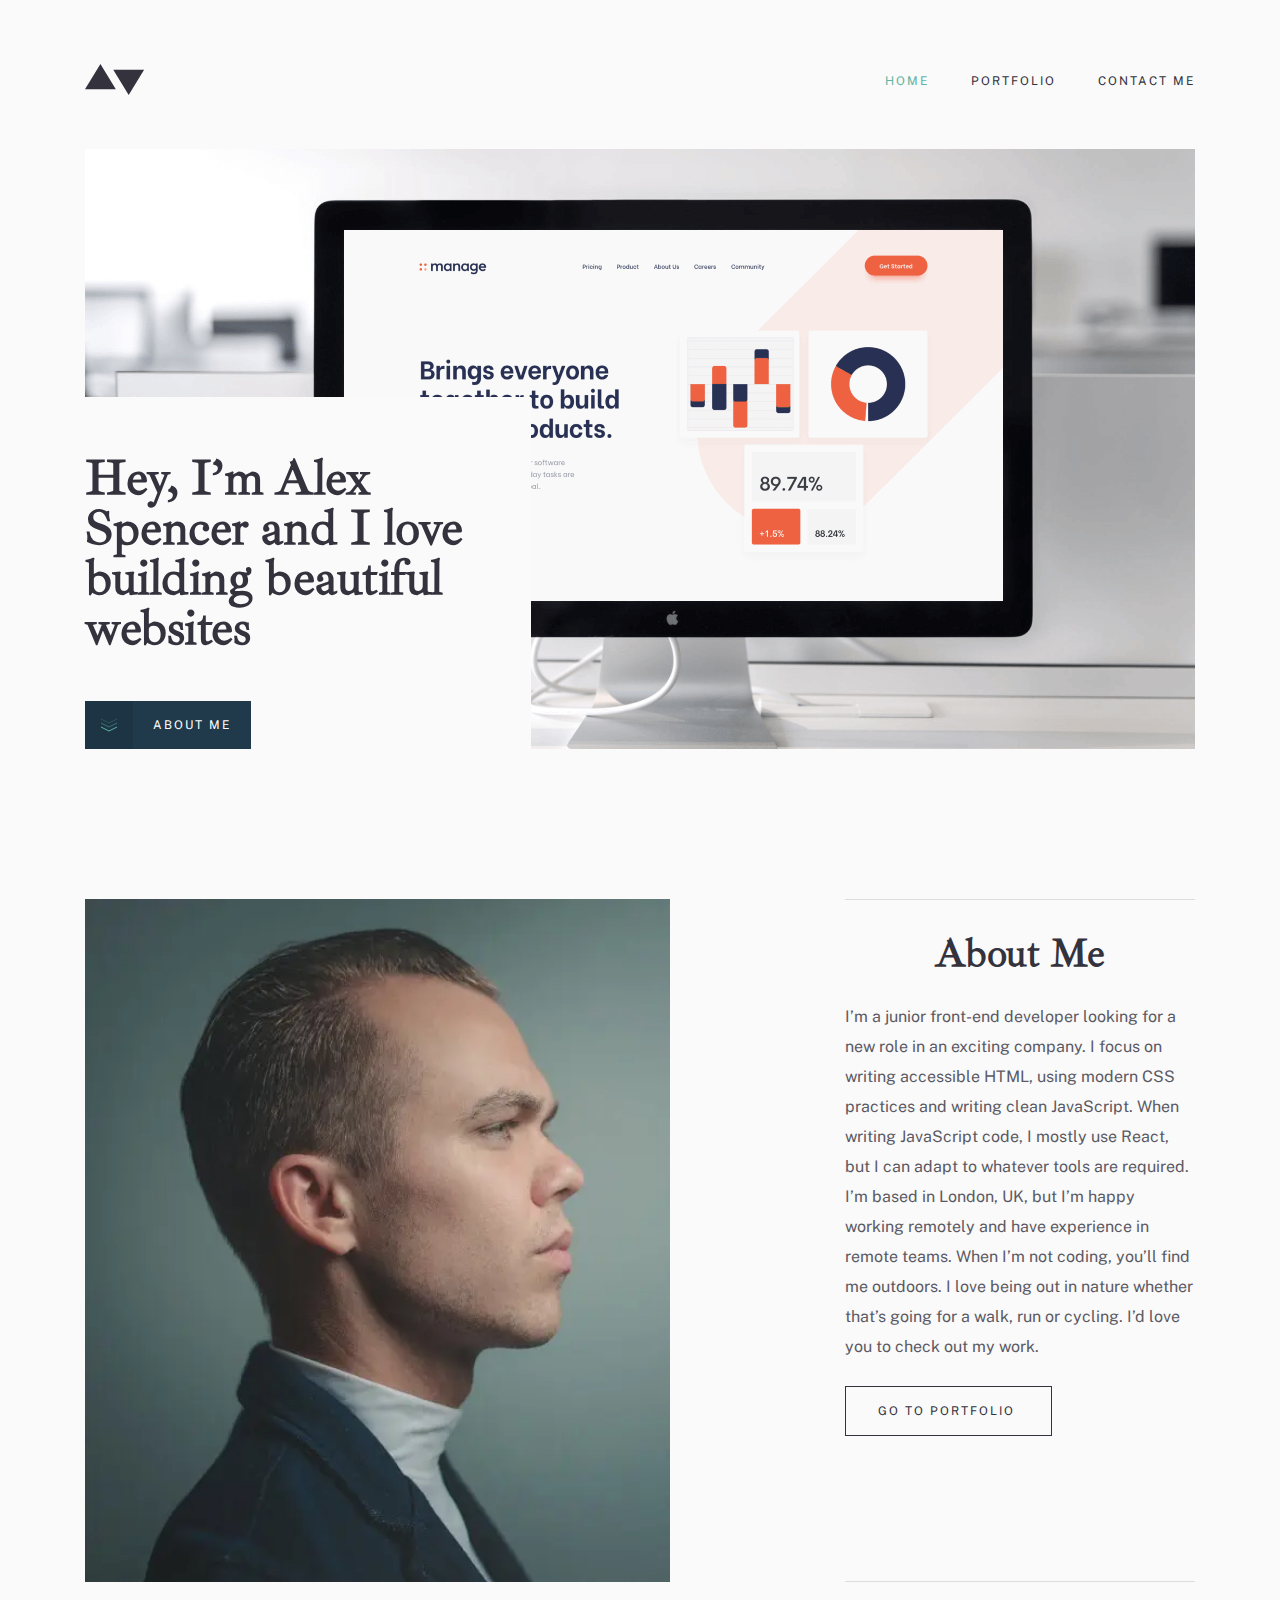
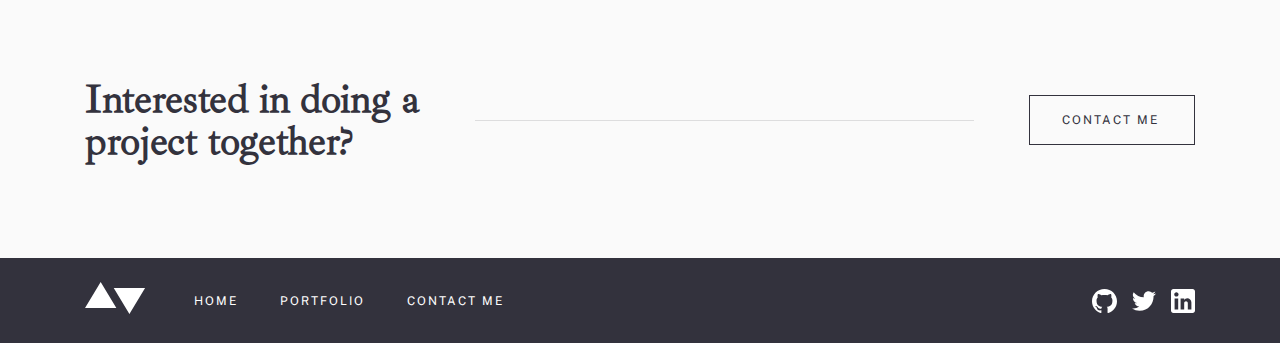
<file: index.html>
<!DOCTYPE html>
<html lang="en">

<head>
  <meta charset="UTF-8">
  <meta http-equiv="X-UA-Compatible" content="IE=edge">
  <meta name="viewport" content="width=device-width, initial-scale=1.0">
  <title>Exam</title>
  <link rel="stylesheet" href="./css/main.min.css">
</head>

<body>
  <!-- SITE HEADER PART BEGIN  -->
  <header class="site-header">
    <div class="container">
      <div class="site-header__inner">
        <a class="site-header__logo" href="./index.html">
          <img class="site-header__logo-img" src="./images/logo.svg" width="60" height="32" alt="minimalist's logo">
        </a>
        <button class="site-header__menu-btn" type="button">
        </button>
        <nav class="site-header__nav sitenav">
          <ul class="sitenav__list">
            <li class="sitenav__item">
              <a class="sitenav__link sitenav__link--active" href="./index.html">
                HOME
              </a>
            </li>
            <li class="sitenav__item">
              <a class="sitenav__link" href="./portfolio.html">
                PORTFOLIO
              </a>
            </li>
            <li class="sitenav__item">
              <a class="sitenav__link" href="./contact.html">
                CONTACT ME
              </a>
            </li>
          </ul>
        </nav>
      </div>
    </div>
  </header>
  <!-- SITE HEADER PART END  -->

  <!-- MAIN PART BEGIN  -->
  <main class="site-main">
    <!-- HERO SECTION BEGIN  -->
    <section class="hero">
      <div class="container">
        <div class="hero__box">
          <div class="hero__bg"></div>
          <div class="hero__topic-box">
            <h1 class="hero__topic">
              Hey, I’m Alex Spencer and I love building beautiful websites
            </h1>
            <a class="hero__link" href="#about">
              ABOUT ME
            </a>
          </div>
        </div>
      </div>
      </div>
    </section>
    <!-- HERO SECTION END  -->

    <!-- ABOUT ME SECTION BEGIN -->
    <section class="about">
      <div class="container">
        <div class="about__box">
          <div class="about__img">
            <picture class="about__img-box">
              <!-- Webp -->
              <source class="about__img" type="image/webp" media="( min-width: 1000px)" srcset="./images/about-desktop-webp.webp 1x,
              ./images/about-desktop-webp@2x.webp 2x" />

              <source class="about__img" type="image/webp" media="(min-width: 660px)" srcset="./images/about-tablet-webp.webp 1x,
              ./images/about-tablet-webp@2x.webp 2x" />

              <source class="about__img" type="image/webp" srcset="./images/about-mobile-webp.webp 1x,
              ./images/about-mobile-webp@2x.webp 2x" />

              <!-- JPG  -->
              <source class="about__img" srcset="./images/about-desktop.jpg 1x, ./images/about-desktop@2x.jpg 2x"
                media="(min-width: 1000px)" />

              <source class="about__img" srcset="./images/about-tablet.jpg 1x,
              ./images/about-tablet@2x.jpg 2x" media="(min-width: 660px)">

              <img class="about__img" src="./images/about-mobile.jpg" srcset="./images/about-mobile.jpg 1x,
              ./images/about-mobile@2x.jpg 2x" alt="men portrait" width="280" height="346" />
            </picture>
          </div>
          <div class="about__content" id="about">
            <h2 class="about__topic">
              About Me
            </h2>
            <p class="about__text">
              I’m a junior front-end developer looking for a new role in an exciting company. I focus on writing
              accessible HTML, using modern CSS practices and writing clean JavaScript. When writing JavaScript code, I
              mostly use React, but I can adapt to whatever tools are required. I’m based in London, UK, but I’m happy
              working remotely and have experience in remote teams. When I’m not coding, you’ll find me outdoors. I love
              being out in nature whether that’s going for a walk, run or cycling. I’d love you to check out my work.
            </p>
            <a class="about__link" href="./portfolio.html">
              GO TO PORTFOLIO
            </a>
          </div>
        </div>
      </div>
    </section>
    <!-- ABOUT ME SECTION END -->

    <!-- ARTICLE PART BEGIN -->
    <article class="interested">
      <div class="container">
        <div class="interested__content">
          <div class="interested__topic-box">
            <h2 class="interested__topic">
              Interested in doing a project together?
            </h2>
          </div>
          <span class="interested__line"></span>
          <a class="interested__link" href="./contact.html">
            CONTACT ME
          </a>
        </div>
      </div>
    </article>
    <!-- ARTICLE PART END -->

  </main>
  <!-- MAIN PART END  -->

  <!-- FOOTER PART BEGIN  -->
  <footer class="site-footer">
    <div class="container">
      <div class="site-footer__box">
        <div class="site-footer__inner">
          <a class="site-footer__logo" href="./index.html">
            <svg width="61" height="32" fill="#fff" xmlns="http://www.w3.org/2000/svg">
              <path fill-rule="evenodd" clip-rule="evenodd"
                d="M31.347 26.122 15.673 0 0 26.122h31.347ZM60.082 5.878 44.408 32 28.735 5.878h31.347Z" fill="#fff" />
            </svg>
          </a>
          <ul class="site-footer__list">
            <li class="site-footer__item">
              <a class="site-footer__link" href="./index.html">
                HOME
              </a>
            </li>
            <li class="site-footer__item">
              <a class="site-footer__link" href="./portfolio.html">
                PORTFOLIO
              </a>
            </li>
            <li class="site-footer__item">
              <a class="site-footer__link" href="./contact.html">
                CONTACT ME
              </a>
            </li>
          </ul>
        </div>
        <ul class="site-footer__social-list">
          <li class="site-footer__social-item">
            <a class="site-footer__social-link" href="https://github.com/" target="blank">
              <img src="./images/github.svg" width="25" height="24" alt="github link">
            </a>
          </li>
          <li class="site-footer__social-item">
            <a class="site-footer__social-link" href="https://twitter.com/" target="blank">
              <img src="./images/twitter.svg" width="24" height="19" alt="twitter link">
            </a>
          </li>
          <li class="site-footer__social-item">
            <a class="site-footer__social-link" href="https://ru.linkedin.com
            " target="blank">
              <img src="./images/linkedin.svg" width="24" height="24" alt="linkedin link">
            </a>
          </li>
        </ul>
      </div>
    </div>
  </footer>
  <!-- FOOTER PART END  -->
  <script src="./js/main.js"></script>
</body>

</html>
</file>
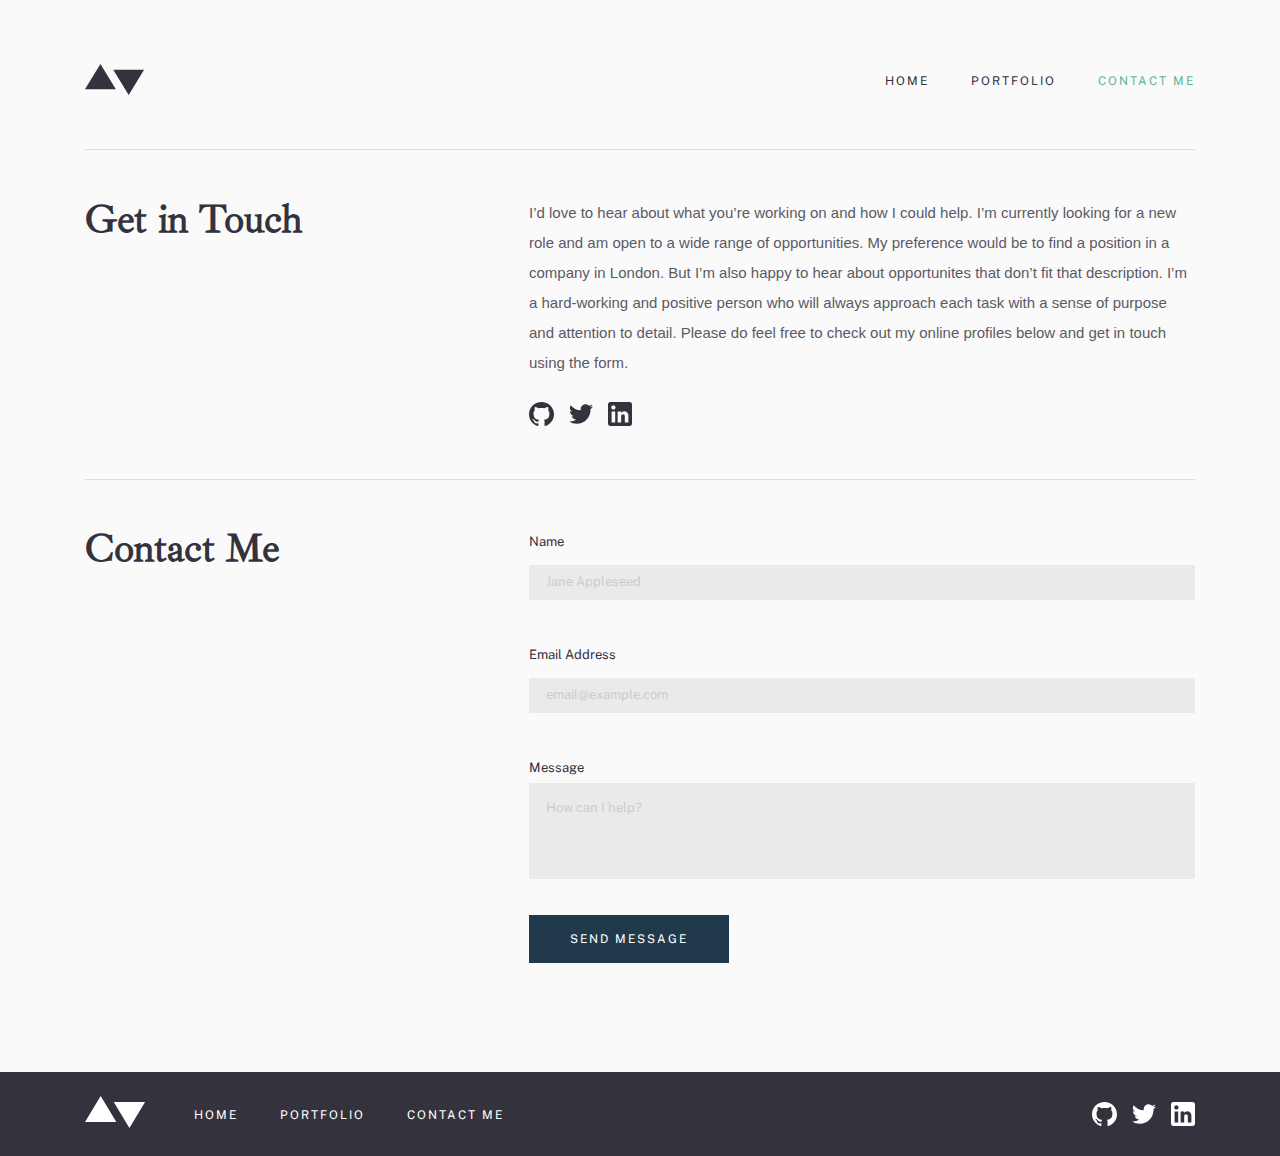
<file: contact.html>
<!DOCTYPE html>
<html lang="en">

<head>
  <meta charset="UTF-8">
  <meta http-equiv="X-UA-Compatible" content="IE=edge">
  <meta name="viewport" content="width=device-width, initial-scale=1.0">
  <title>Exam</title>
  <link rel="stylesheet" href="./css/main.min.css">
</head>

<body>
  <!-- SITE HEADER PART BEGIN  -->
  <header class="site-header">
    <div class="container">
      <div class="site-header__inner">
        <a class="site-header__logo" href="./index.html">
          <img class="site-header__logo-img" src="./images/logo.svg" width="60" height="32" alt="minimalist's logo">
        </a>
        <button class="site-header__menu-btn" type="button">
        </button>
        <nav class="site-header__nav sitenav">
          <ul class="sitenav__list">
            <li class="sitenav__item">
              <a class="sitenav__link" href="./index.html">
                HOME
              </a>
            </li>
            <li class="sitenav__item">
              <a class="sitenav__link" href="./portfolio.html">
                PORTFOLIO
              </a>
            </li>
            <li class="sitenav__item">
              <a class="sitenav__link sitenav__link--active" href="./contact.html">
                CONTACT ME
              </a>
            </li>
          </ul>
        </nav>
      </div>
    </div>
  </header>
  <!-- SITE HEADER PART END  -->

  <!-- MAIN PART BEGIN  -->
  <main class="site-main">
    <h2 class="visually-hidden">Contact info</h2>
    <!-- GET SECTION BEGIN  -->
    <section class="get">
      <div class="container">
        <div class="get__box">
          <h2 class="get__topic">
            Get in Touch
          </h2>
          <div class="get__content">
            <p class="get__text">
              I’d love to hear about what you’re working on and how I could help. I’m currently looking for a new role
              and am open to a wide range of opportunities. My preference would be to find a position in a company in
              London. But I’m also happy to hear about opportunites that don’t fit that description. I’m a hard-working
              and positive person who will always approach each task with a sense of purpose and attention to detail.
              Please do feel free to check out my online profiles below and get in touch using the form.
            </p>
            <ul class="get__list">
              <li class="get__item">
                <a class="get__link" href="#">
                  <svg width="25" height="24" fill="currentColor" xmlns="http://www.w3.org/2000/svg">
                    <path
                      d="M12.5 0C5.594 0 0 5.51 0 12.305c0 5.437 3.581 10.048 8.547 11.674.625.116.854-.265.854-.592 0-.292-.01-1.066-.016-2.092-3.477.742-4.21-1.65-4.21-1.65-.569-1.42-1.39-1.8-1.39-1.8-1.133-.764.087-.748.087-.748 1.255.086 1.914 1.268 1.914 1.268 1.115 1.881 2.927 1.338 3.641 1.024.113-.797.434-1.338.792-1.646-2.776-.308-5.694-1.366-5.694-6.08 0-1.343.484-2.44 1.286-3.302-.14-.31-.562-1.562.11-3.256 0 0 1.047-.33 3.437 1.261 1-.273 2.063-.409 3.125-.415 1.063.006 2.125.142 3.125.415 2.375-1.591 3.422-1.261 3.422-1.261.672 1.694.25 2.945.125 3.256.797.861 1.281 1.959 1.281 3.302 0 4.727-2.921 5.767-5.703 6.07.438.369.844 1.123.844 2.276 0 1.647-.015 2.97-.015 3.37 0 .322.218.707.859.584 5-1.615 8.579-6.23 8.579-11.659C25 5.51 19.403 0 12.5 0Z"
                      fill="currentColor" />
                  </svg>
                </a>
              </li>
              <li class="get__item">
                <a class="get__link" href="#">
                  <svg width="24" height="20" fill="currentColor" xmlns="http://www.w3.org/2000/svg">
                    <path
                      d="M24 2.557a9.83 9.83 0 0 1-2.828.775A4.932 4.932 0 0 0 23.337.608a9.864 9.864 0 0 1-3.127 1.195A4.916 4.916 0 0 0 16.616.248c-3.179 0-5.515 2.966-4.797 6.045A13.978 13.978 0 0 1 1.671 1.149a4.93 4.93 0 0 0 1.523 6.574 4.903 4.903 0 0 1-2.229-.616c-.054 2.281 1.581 4.415 3.949 4.89a4.935 4.935 0 0 1-2.224.084 4.928 4.928 0 0 0 4.6 3.419A9.9 9.9 0 0 1 0 17.54a13.94 13.94 0 0 0 7.548 2.212c9.142 0 14.307-7.721 13.995-14.646A10.025 10.025 0 0 0 24 2.557Z"
                      fill="currentColor" />
                  </svg>
                </a>
              </li>
              <li class="get__item">
                <a class="get__link" href="#">
                  <svg width="24" height="24" fill="currentColor" xmlns="http://www.w3.org/2000/svg">
                    <path fill-rule="evenodd" clip-rule="evenodd"
                      d="M2.4 0h19.2C22.92 0 24 1.08 24 2.4v19.2c0 1.32-1.08 2.4-2.4 2.4H2.4C1.08 24 0 22.92 0 21.6V2.4C0 1.08 1.08 0 2.4 0Zm1.2 20.4h3.6V9.6H3.6v10.8ZM5.4 7.56c-1.2 0-2.16-.96-2.16-2.16 0-1.2.96-2.16 2.16-2.16 1.2 0 2.16.96 2.16 2.16 0 1.2-.96 2.16-2.16 2.16ZM16.8 20.4h3.6v-6.84c0-2.28-1.92-4.2-4.2-4.2-1.08 0-2.4.72-3 1.68V9.6H9.6v10.8h3.6v-6.36c0-.96.84-1.8 1.8-1.8.96 0 1.8.84 1.8 1.8v6.36Z"
                      fill="currentColor" />
                  </svg>
                </a>
              </li>
            </ul>
          </div>
        </div>
      </div>
    </section>
    <!-- GET SECTION END  -->

    <!-- CONTACT SECTION BEGIN  -->
    <section class="contact">
      <div class="container">
        <div class="contact__box">
          <h2 class="contact__topic">
            Contact Me
          </h2>
          <form class="contact__form" action="https://echo.htmlacademy.ru/courses" method="post" autocomplete="off">
            <label class="contact__label">
              Name
              <input class="contact__input" type="text" name="your_name" minlength="2" placeholder="Jane Appleseed"
                required>
              <span class="contact__input-error">
                This field is required
              </span>
            </label>
            <label class="contact__label">
              Email Address
              <input class="contact__input" type="email" name="your_email" minlength="4" placeholder="email@example.com"
                required>
              <span class="contact__input-error">
                This field is required
              </span>
            </label>
           <label class="contact__label">
            Message
            <textarea class="contact__textarea" name="your_text" minlength="4" placeholder="How can I help?"></textarea>
            <span class="contact__input-error">
              This field is required
            </span>
           </label>
            <button class="contact__btn" type="submit">
              SEND MESSAGE
            </button>
          </form>
        </div>
      </div>
    </section>
    <!-- CONTACT SECTION END  -->
  </main>
  <!-- MAIN PART END  -->

  <!-- FOOTER PART BEGIN  -->
  <footer class="site-footer">
    <div class="container">
      <div class="site-footer__box">
        <div class="site-footer__inner">
          <a class="site-footer__logo" href="./index.html">
            <svg width="61" height="32" fill="#fff" xmlns="http://www.w3.org/2000/svg">
              <path fill-rule="evenodd" clip-rule="evenodd"
                d="M31.347 26.122 15.673 0 0 26.122h31.347ZM60.082 5.878 44.408 32 28.735 5.878h31.347Z" fill="#fff" />
            </svg>
          </a>
          <ul class="site-footer__list">
            <li class="site-footer__item">
              <a class="site-footer__link" href="./index.html">
                HOME
              </a>
            </li>
            <li class="site-footer__item">
              <a class="site-footer__link" href="./portfolio.html">
                PORTFOLIO
              </a>
            </li>
            <li class="site-footer__item">
              <a class="site-footer__link" href="./contact.html">
                CONTACT ME
              </a>
            </li>
          </ul>
        </div>
        <ul class="site-footer__social-list">
          <li class="site-footer__social-item">
            <a class="site-footer__social-link" href="https://github.com/" target="blank">
              <img src="./images/github.svg" width="25" height="24" alt="github link">
            </a>
          </li>
          <li class="site-footer__social-item">
            <a class="site-footer__social-link" href="https://twitter.com/" target="blank">
              <img src="./images/twitter.svg" width="24" height="19" alt="twitter link">
            </a>
          </li>
          <li class="site-footer__social-item">
            <a class="site-footer__social-link" href="https://ru.linkedin.com
            " target="blank">
              <img src="./images/linkedin.svg" width="24" height="24" alt="linkedin link">
            </a>
          </li>
        </ul>
      </div>
    </div>
  </footer>
  <!-- FOOTER PART END  -->
  <script src="./js/main.js"></script>
</body>

</html>
</file>
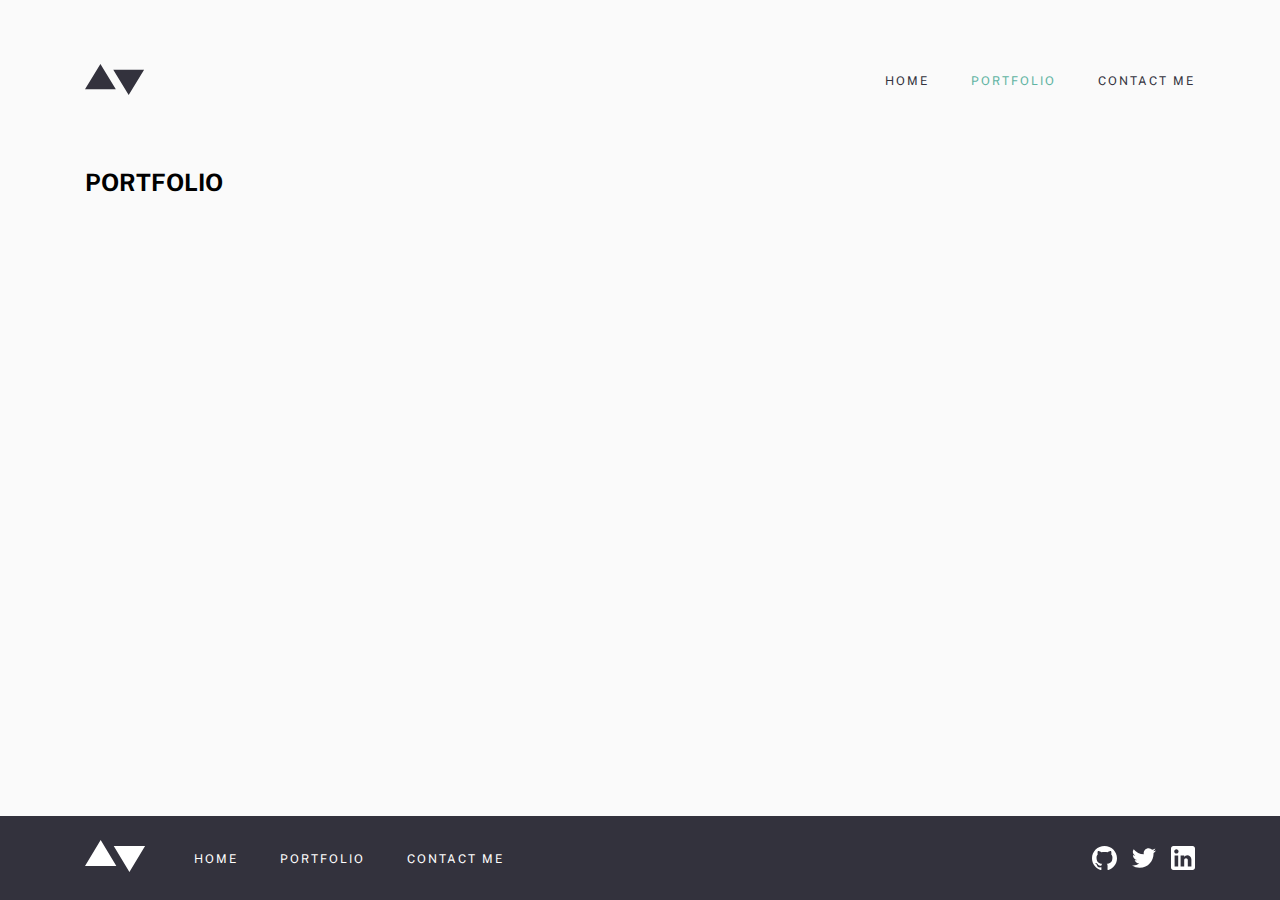
<file: portfolio.html>
<!DOCTYPE html>
<html lang="en">
<head>
  <meta charset="UTF-8">
  <meta http-equiv="X-UA-Compatible" content="IE=edge">
  <meta name="viewport" content="width=device-width, initial-scale=1.0">
  <title>Exam</title>
  <link rel="stylesheet" href="./css/main.min.css">
</head>
<body>
  <!-- SITE HEADER PART BEGIN  -->
  <header class="site-header">
    <div class="container">
      <div class="site-header__inner">
        <a class="site-header__logo" href="./index.html">
          <img class="site-header__logo-img" src="./images/logo.svg" 
          width="60" 
          height="32" 
          alt="minimalist's logo">
        </a>
        <button class="site-header__menu-btn" type="button">
        </button>       
        <nav class="site-header__nav sitenav">
          <ul class="sitenav__list">
            <li class="sitenav__item">
              <a class="sitenav__link" href="./index.html">
                HOME
              </a>
            </li>
            <li class="sitenav__item">
              <a class="sitenav__link sitenav__link--active" href="./portfolio.html">
                PORTFOLIO
              </a>
            </li>
            <li class="sitenav__item">
              <a class="sitenav__link" href="./contact.html">
                CONTACT ME
              </a>
            </li>
          </ul>
        </nav>
      </div>
    </div>
  </header>
  <!-- SITE HEADER PART END  -->
  
  <!-- MAIN PART BEGIN  -->
  <main class="site-main">
    <div class="container">
      <h2>PORTFOLIO</h2>
    </div>
  </main>
  <!-- MAIN PART END  -->
  
  <!-- FOOTER PART BEGIN  -->
  <footer class="site-footer">
    <div class="container">
      <div class="site-footer__box">
        <div class="site-footer__inner">
          <a class="site-footer__logo" href="./index.html">
            <svg width="61" height="32" fill="#fff" xmlns="http://www.w3.org/2000/svg">
              <path fill-rule="evenodd" clip-rule="evenodd"
              d="M31.347 26.122 15.673 0 0 26.122h31.347ZM60.082 5.878 44.408 32 28.735 5.878h31.347Z" fill="#fff" />
            </svg>
          </a>    
          <ul class="site-footer__list">
            <li class="site-footer__item">
              <a class="site-footer__link" href="./index.html">
                HOME
              </a>
            </li>
            <li class="site-footer__item">
              <a class="site-footer__link" href="./portfolio.html">
                PORTFOLIO
              </a>
            </li>
            <li class="site-footer__item">
              <a class="site-footer__link" href="./contact.html">
                CONTACT ME
              </a>
            </li>
          </ul>
        </div>
        <ul class="site-footer__social-list">
          <li class="site-footer__social-item">
            <a class="site-footer__social-link" href="https://github.com/" target="blank">
              <img src="./images/github.svg"
              width="25" 
              height="24"
              alt="github link">
            </a>
          </li>
          <li class="site-footer__social-item">
            <a class="site-footer__social-link" href="https://twitter.com/" target="blank">
              <img src="./images/twitter.svg"
              width="24" 
              height="19"
              alt="twitter link">
            </a>
          </li>
          <li class="site-footer__social-item">
            <a class="site-footer__social-link" href="https://ru.linkedin.com
            " target="blank">
              <img src="./images/linkedin.svg"
              width="24" 
              height="24"
              alt="linkedin link">
            </a>
          </li>
        </ul>
      </div>
    </div>
  </footer>
  <!-- FOOTER PART END  -->
  <script src="./js/main.js"></script>
</body>

</html>
</file>
<file: css/main.min.css>
html{line-height:1.15;-webkit-text-size-adjust:100%}body{margin:0}main{display:block}h1{font-size:2em;margin:.67em 0}hr{-webkit-box-sizing:content-box;box-sizing:content-box;height:0;overflow:visible}pre{font-family:monospace,monospace;font-size:1em}a{background-color:rgba(0,0,0,0)}abbr[title]{border-bottom:none;text-decoration:underline;-webkit-text-decoration:underline dotted;text-decoration:underline dotted}b,strong{font-weight:bolder}code,kbd,samp{font-family:monospace,monospace;font-size:1em}small{font-size:80%}sub,sup{font-size:75%;line-height:0;position:relative;vertical-align:baseline}sub{bottom:-0.25em}sup{top:-0.5em}img{border-style:none}button,input,optgroup,select,textarea{font-family:inherit;font-size:100%;line-height:1.15;margin:0}button,input{overflow:visible}button,select{text-transform:none}button,[type=button],[type=reset],[type=submit]{-webkit-appearance:button}button::-moz-focus-inner,[type=button]::-moz-focus-inner,[type=reset]::-moz-focus-inner,[type=submit]::-moz-focus-inner{border-style:none;padding:0}button:-moz-focusring,[type=button]:-moz-focusring,[type=reset]:-moz-focusring,[type=submit]:-moz-focusring{outline:1px dotted ButtonText}fieldset{padding:.35em .75em .625em}legend{-webkit-box-sizing:border-box;box-sizing:border-box;color:inherit;display:table;max-width:100%;padding:0;white-space:normal}progress{vertical-align:baseline}textarea{overflow:auto}[type=checkbox],[type=radio]{-webkit-box-sizing:border-box;box-sizing:border-box;padding:0}[type=number]::-webkit-inner-spin-button,[type=number]::-webkit-outer-spin-button{height:auto}[type=search]{-webkit-appearance:textfield;outline-offset:-2px}[type=search]::-webkit-search-decoration{-webkit-appearance:none}::-webkit-file-upload-button{-webkit-appearance:button;font:inherit}details{display:block}summary{display:list-item}template{display:none}[hidden]{display:none}@font-face{font-family:"Ibarra Real Nova";font-weight:400;src:url("../fonts/ibarra-real-nova-v20-latin-regular.woff2") format("woff2"),url("../fonts/ibarra-real-nova-v20-latin-regular.woff") format("woff")}@font-face{font-family:"Public Sans";font-weight:400;src:url("../fonts/public-sans-v14-latin-regular.woff2") format("woff2"),url("../fonts/public-sans-v14-latin-regular.woff") format("woff")}@font-face{font-family:"Public Sans";font-style:normal;font-weight:700;src:url("../fonts/public-sans-v14-latin-700.woff2") format("woff2"),url("../fonts/public-sans-v14-latin-700.woff") format("woff")}*{-webkit-box-sizing:border-box;box-sizing:border-box}*::before,*::after{-webkit-box-sizing:inherit;box-sizing:inherit}html{height:100%;-webkit-box-sizing:border-box;box-sizing:border-box;scroll-behavior:smooth}img{display:block;height:auto}body{display:-webkit-box;display:-ms-flexbox;display:flex;-webkit-box-orient:vertical;-webkit-box-direction:normal;-ms-flex-direction:column;flex-direction:column;height:100%;margin:0;padding:0;background-color:#fafafa;font-family:"Public Sans","Arial",sans-serif;font-weight:400}.site-main{-webkit-box-flex:1;-ms-flex-positive:1;flex-grow:1;overflow-x:clip}.visually-hidden{position:absolute;width:1px;height:1px;margin:-1px;padding:0;border:0;white-space:nowrap;-webkit-clip-path:inset(100%);clip-path:inset(100%);clip:rect(0 0 0 0);overflow:hidden}.container{width:100%;max-width:1150px;margin:0 auto;padding:0 20px}.site-header{padding-top:32px;padding-bottom:40px;position:relative}.site-header__inner{display:-webkit-box;display:-ms-flexbox;display:flex;-webkit-box-pack:justify;-ms-flex-pack:justify;justify-content:space-between;-webkit-box-align:center;-ms-flex-align:center;align-items:center}.site-header__menu-btn{background-image:url("../images/menubtn.svg");width:24px;height:13px;padding:0;background-repeat:no-repeat;background-size:contain;background-color:rgba(0,0,0,0);border:none}.sitenav__list{display:-webkit-box;display:-ms-flexbox;display:flex;-webkit-box-pack:start;-ms-flex-pack:start;justify-content:flex-start;-webkit-box-align:center;-ms-flex-align:center;align-items:center;-webkit-box-orient:vertical;-webkit-box-direction:normal;-ms-flex-direction:column;flex-direction:column;margin:0;padding-left:0;list-style:none}.sitenav{display:none}.sitenav-on .sitenav{position:absolute;padding:40px 63px;display:-webkit-box;display:-ms-flexbox;display:flex;-webkit-box-pack:center;-ms-flex-pack:center;justify-content:center;-webkit-box-align:center;-ms-flex-align:center;align-items:center;width:280px;top:80%;right:3%;background-color:#33323d}.site-body{overflow:hidden}.sitenav-on .sitenav__item{margin-right:0;margin-bottom:32px;z-index:1}.sitenav-on .site-header__menu-btn{background-image:url("../images/x-icon.svg");background-repeat:no-repeat;background-size:contain}.sitenav-on .sitenav__link{font-family:"Public Sans","Arial",sans-serif;font-style:normal;font-size:12px;line-height:14px;font-weight:400;text-align:center;color:#fff;letter-spacing:2px;text-transform:uppercase;display:inline-block;text-decoration:none}.sitenav-on .sitenav__link--active{color:#5fb4a2}.sitenav-on .site-header__menu-btn{background-image:url("../images/x-icon.svg")}@media only screen and (min-width: 660px){.site-header{padding-top:64px;padding-bottom:47px}.sitenav-on .sitenav{position:static;display:-webkit-box;display:-ms-flexbox;display:flex;-webkit-box-pack:end;-ms-flex-pack:end;justify-content:flex-end;-webkit-box-align:center;-ms-flex-align:center;align-items:center;padding:0;top:0;right:0;background-color:rgba(0,0,0,0);width:100%}.sitenav-on .sitenav__list{display:-webkit-box;display:-ms-flexbox;display:flex;-webkit-box-pack:start;-ms-flex-pack:start;justify-content:flex-start;-webkit-box-align:center;-ms-flex-align:center;align-items:center;-webkit-box-orient:horizontal;-webkit-box-direction:normal;-ms-flex-direction:row;flex-direction:row}.sitenav-on .sitenav__item{margin:0;margin-bottom:0x}.sitenav-on .sitenav__link{font-family:"Public Sans","Arial",sans-serif;font-style:normal;font-size:12px;line-height:14px;font-weight:400;text-align:left;color:#33323d;display:inline-block;text-decoration:none;letter-spacing:2px;text-transform:uppercase}.sitenav-on .sitenav__link--active{color:#5fb4a2}.site-header__menu-btn{display:none}.sitenav{display:block}.sitenav__list{display:-webkit-box;display:-ms-flexbox;display:flex;-webkit-box-pack:start;-ms-flex-pack:start;justify-content:flex-start;-webkit-box-align:center;-ms-flex-align:center;align-items:center;-webkit-box-orient:horizontal;-webkit-box-direction:normal;-ms-flex-direction:row;flex-direction:row}.sitenav__item:not(:last-child){margin-right:42px}.sitenav__link{font-family:"Public Sans","Arial",sans-serif;font-style:normal;font-size:12px;line-height:14px;font-weight:400;text-align:left;color:#33323d;display:inline-block;text-decoration:none;letter-spacing:2px;text-transform:uppercase}.sitenav__link--active{color:#5fb4a2}}@media only screen and (min-width: 1000px){.site-header{padding-bottom:54px}}.hero{padding-bottom:96px}.hero__bg{background-image:url("../images/hero-mobilebg.png");background-repeat:no-repeat;background-size:cover;height:271px;margin-bottom:24px}@media only screen and (-webkit-min-device-pixel-ratio: 2),only screen and (min-device-pixel-ratio: 2),only screen and (min-resolution: 192dpi),only screen and (min-resolution: 2dppx){.hero__bg{background-image:url("../images/hero-mobilebg@2x.png")}}.hero__topic-box{width:100%;max-width:300px}.hero__topic{margin:0;margin-bottom:32px;font-family:"Ibarra Real Nova","Times New Roman",serif;font-style:normal;font-size:40px;line-height:42px;font-weight:700;text-align:left;color:#33323d;letter-spacing:-0.357143px}.hero__link{margin-left:48px;padding:17px 20px;font-family:"Public Sans","Arial",sans-serif;font-style:normal;font-size:12px;line-height:14px;font-weight:400;text-align:right;color:#fff;letter-spacing:2px;text-transform:uppercase;display:inline-block;text-decoration:none;background-color:#203a4c;position:relative}.hero__link::before{display:inline-block;width:48px;height:48px;content:"";background-image:url("../../images/hero-link-before.svg");background-repeat:no-repeat;position:absolute;top:0;left:-48px;background-color:#203a4c}@media only screen and (min-width: 400px){.hero__bg{height:350px}}@media only screen and (min-width: 500px){.hero__bg{height:400px}}@media only screen and (min-width: 600px){.hero__bg{height:450px}}@media only screen and (min-width: 660px){.hero__bg{position:relative;background-image:url("../images/tablet-hero.png");width:100%;height:600px;margin-bottom:0}}@media only screen and (min-width: 660px)and (-webkit-min-device-pixel-ratio: 2),only screen and (min-width: 660px)and (min-device-pixel-ratio: 2),only screen and (min-width: 660px)and (min-resolution: 192dpi),only screen and (min-width: 660px)and (min-resolution: 2dppx){.hero__bg{background-image:url("../images/tablet-hero@2x.png")}}@media only screen and (min-width: 660px){.hero__topic-box{padding:56px 55px 0 0;max-width:492px;position:absolute;bottom:-98px;left:20px;background-color:#fafafa}}@media only screen and (min-width: 660px){.hero__topic{margin-bottom:48px}}@media only screen and (min-width: 730px){.hero__bg{background-position-y:calc(50% - 16px)}}@media only screen and (min-width: 1000px){.hero{padding-bottom:150px}.hero__bg{display:none}.hero__box{background-image:url("../images/desktop-hero.png");background-repeat:no-repeat;background-size:cover;height:600px;position:relative}}@media only screen and (min-width: 1000px)and (-webkit-min-device-pixel-ratio: 2),only screen and (min-width: 1000px)and (min-device-pixel-ratio: 2),only screen and (min-width: 1000px)and (min-resolution: 192dpi),only screen and (min-width: 1000px)and (min-resolution: 2dppx){.hero__box{background-image:url("../images/desktop-hero@2x.png")}}@media only screen and (min-width: 1000px){.hero__topic-box{width:100%;max-width:446px;bottom:0;left:0}}@media only screen and (min-width: 1000px){.hero__topic{font-size:50px;line-height:50px;letter-spacing:-0.446429px}}@media only screen and (min-width: 1000px){.hero__link{-webkit-transition:all .4s ease;transition:all .4s ease}.hero__link:hover{background-color:#5fb4a2}.hero__link:hover::before{-webkit-transition:.4s ease;transition:.4s ease;background-color:#56a292}}.about{padding-bottom:115px}.about__img{width:100%;padding-bottom:32px}.about__content{padding-top:32px;padding-bottom:46px;border-top:1px solid #ddddde;border-bottom:1px solid #ddddde}.about__topic{margin:0;margin-bottom:28px;font-family:"Ibarra Real Nova","Times New Roman",serif;font-style:normal;font-size:40px;line-height:42px;font-weight:700;text-align:center;color:#33323d;letter-spacing:-0.357143px}.about__text{margin:0;margin-bottom:24px;font-family:"Public Sans","Arial",sans-serif;font-style:normal;font-size:16px;line-height:30px;font-weight:400;text-align:left;color:#33323d;opacity:.8}.about__link{padding:17px 36px 17px 32px;font-family:"Public Sans","Arial",sans-serif;font-style:normal;font-size:12px;line-height:14px;font-weight:400;text-align:center;color:#33323d;display:inline-block;text-decoration:none;letter-spacing:2px;text-transform:uppercase;border:1px solid #33323d}@media only screen and (min-width: 660px){.about{padding-bottom:96px}.about__box{display:-webkit-box;display:-ms-flexbox;display:flex}.about__img-box{width:10%;margin-right:0;padding-bottom:0}.about__img{width:77%;height:703px;padding-bottom:0}.about__content{width:60%}}@media only screen and (min-width: 681px){.about__img{height:683px}}@media only screen and (min-width: 1000px){.about__content{width:100%;max-width:350px}.about__topic{font-size:40px;line-height:42px;letter-spacing:-0.357143px}.about__link{-webkit-transition:all .4s ease;transition:all .4s ease}.about__link:hover{color:#fff;background-color:#33323d}}.interested{padding-bottom:80px}.interested__content{text-align:center}.interested__topic{margin:0;margin-bottom:40px;font-family:"Ibarra Real Nova","Times New Roman",serif;font-style:normal;font-size:40px;line-height:42px;font-weight:700;text-align:center;color:#33323d;letter-spacing:-0.357143px}.interested__link{padding:17px 35px 17px 32px;font-family:"Public Sans","Arial",sans-serif;font-style:normal;font-size:12px;line-height:14px;font-weight:400;text-align:center;color:#33323d;letter-spacing:2px;text-transform:uppercase;display:inline-block;text-decoration:none;border:1px solid #33323d}.interested__line{width:18%;min-width:50px;max-width:534px;height:1px;background-color:#ddddde;display:none}@media only screen and (min-width: 660px){.interested{padding-bottom:96px}.interested__content{display:-webkit-box;display:-ms-flexbox;display:flex;-webkit-box-pack:justify;-ms-flex-pack:justify;justify-content:space-between;-webkit-box-align:center;-ms-flex-align:center;align-items:center;-webkit-box-orient:horizontal;-webkit-box-direction:normal;-ms-flex-direction:row;flex-direction:row}.interested__topic-box{width:100%;max-width:335px}.interested__topic{margin-bottom:0;text-align:start}.interested__line{display:block}}@media only screen and (min-width: 830px){.interested__line{width:30%}}@media only screen and (min-width: 1000px){.interested__line{width:45%}.interested__link{-webkit-transition:all .4s ease;transition:all .4s ease}.interested__link:hover{color:#fff;background-color:#33323d}}.get{padding-bottom:32px}.get__box{padding-top:24px;padding-bottom:32px;border-top:1px solid #ddddde;border-bottom:1px solid #ddddde}.get__topic{margin:0;margin-bottom:24px;font-family:"Ibarra Real Nova","Times New Roman",serif;font-style:normal;font-size:40px;line-height:42px;font-weight:700;text-align:start;color:#33323d;letter-spacing:-0.357143px}.get__text{margin:0;margin-bottom:24px;font-family:" Public Sans","Arial",sans-serif;font-style:normal;font-size:15px;line-height:30px;font-weight:400;text-align:start;color:#33323d;opacity:.8}.get__list{display:-webkit-box;display:-ms-flexbox;display:flex;-webkit-box-pack:start;-ms-flex-pack:start;justify-content:flex-start;-webkit-box-align:center;-ms-flex-align:center;align-items:center;-webkit-box-orient:horizontal;-webkit-box-direction:normal;-ms-flex-direction:row;flex-direction:row;margin:0;padding-left:0;list-style:none}.get__item:not(:last-child){margin-right:15px}.get__link{color:#33323d;background-color:rgba(0,0,0,0)}@media only screen and (min-width: 1000px){.get{padding-bottom:47px}.get__box{width:100%;display:-webkit-box;display:-ms-flexbox;display:flex;-webkit-box-pack:justify;-ms-flex-pack:justify;justify-content:space-between;-webkit-box-align:start;-ms-flex-align:start;align-items:flex-start;-webkit-box-orient:horizontal;-webkit-box-direction:normal;-ms-flex-direction:row;flex-direction:row;padding:48px 0}.get__topic{width:40%}.get__content{width:60%}}.contact{padding-bottom:80px}.contact__topic{margin:0;margin-bottom:24px;font-family:"Ibarra Real Nova","Times New Roman",serif;font-style:normal;font-size:40px;line-height:42px;font-weight:700;text-align:start;color:#33323d;letter-spacing:-0.357143px}.contact__form{display:-webkit-box;display:-ms-flexbox;display:flex;-webkit-box-orient:vertical;-webkit-box-direction:normal;-ms-flex-direction:column;flex-direction:column}.contact__label{display:-webkit-box;display:-ms-flexbox;display:flex;-webkit-box-pack:center;-ms-flex-pack:center;justify-content:center;-webkit-box-align:start;-ms-flex-align:start;align-items:flex-start;-webkit-box-orient:vertical;-webkit-box-direction:normal;-ms-flex-direction:column;flex-direction:column;margin-bottom:24px;font-family:"Public Sans","Arial",sans-serif;font-style:normal;font-size:13px;line-height:30px;font-weight:400;text-align:start;color:#33323d}.contact__input{margin-top:8px;margin-bottom:4px;padding:9px 16px;width:100%;background-color:#eaeaeb;border:1px solid rgba(0,0,0,0);outline:none}.contact__input::-webkit-input-placeholder{font-family:"Public Sans","Arial",sans-serif;font-style:normal;font-size:13px;line-height:30px;font-weight:400;text-align:start;color:#9e9ea4;opacity:.4}.contact__input::-moz-placeholder{font-family:"Public Sans","Arial",sans-serif;font-style:normal;font-size:13px;line-height:30px;font-weight:400;text-align:start;color:#9e9ea4;opacity:.4}.contact__input:-ms-input-placeholder{font-family:"Public Sans","Arial",sans-serif;font-style:normal;font-size:13px;line-height:30px;font-weight:400;text-align:start;color:#9e9ea4;opacity:.4}.contact__input::-ms-input-placeholder{font-family:"Public Sans","Arial",sans-serif;font-style:normal;font-size:13px;line-height:30px;font-weight:400;text-align:start;color:#9e9ea4;opacity:.4}.contact__input::placeholder{font-family:"Public Sans","Arial",sans-serif;font-style:normal;font-size:13px;line-height:30px;font-weight:400;text-align:start;color:#9e9ea4;opacity:.4}.contact__input:not(:-moz-placeholder-shown):not(:focus):invalid{border:1px solid #f43030}.contact__input:not(:-ms-input-placeholder):not(:focus):invalid{border:1px solid #f43030}.contact__input:not(:placeholder-shown):not(:focus):invalid{border:1px solid #f43030}.contact__input:not(:-moz-placeholder-shown):not(:focus):invalid+.contact__input-error{opacity:1}.contact__input:not(:-ms-input-placeholder):not(:focus):invalid+.contact__input-error{opacity:1}.contact__input:not(:placeholder-shown):not(:focus):invalid+.contact__input-error{opacity:1}.contact__input:focus{border:1px solid #5fb4a2}.contact__textarea{width:100%;height:96px;padding:9px 16px;background-color:#eaeaeb;resize:none;border:1px solid rgba(0,0,0,0);outline:none}.contact__textarea::-webkit-input-placeholder{font-family:"Public Sans","Arial",sans-serif;font-style:normal;font-size:13px;line-height:30px;font-weight:400;text-align:start;color:#9e9ea4;opacity:.4}.contact__textarea::-moz-placeholder{font-family:"Public Sans","Arial",sans-serif;font-style:normal;font-size:13px;line-height:30px;font-weight:400;text-align:start;color:#9e9ea4;opacity:.4}.contact__textarea:-ms-input-placeholder{font-family:"Public Sans","Arial",sans-serif;font-style:normal;font-size:13px;line-height:30px;font-weight:400;text-align:start;color:#9e9ea4;opacity:.4}.contact__textarea::-ms-input-placeholder{font-family:"Public Sans","Arial",sans-serif;font-style:normal;font-size:13px;line-height:30px;font-weight:400;text-align:start;color:#9e9ea4;opacity:.4}.contact__textarea::placeholder{font-family:"Public Sans","Arial",sans-serif;font-style:normal;font-size:13px;line-height:30px;font-weight:400;text-align:start;color:#9e9ea4;opacity:.4}.contact__textarea:not(:-moz-placeholder-shown):not(:focus):invalid{border:1px solid #f43030}.contact__textarea:not(:-ms-input-placeholder):not(:focus):invalid{border:1px solid #f43030}.contact__textarea:not(:placeholder-shown):not(:focus):invalid{border:1px solid #f43030}.contact__textarea:not(:-moz-placeholder-shown):not(:focus):invalid+.contact__input-error{opacity:1}.contact__textarea:not(:-ms-input-placeholder):not(:focus):invalid+.contact__input-error{opacity:1}.contact__textarea:not(:placeholder-shown):not(:focus):invalid+.contact__input-error{opacity:1}.contact__textarea:focus{border:1px solid #5fb4a2}.contact__input-error{font-family:"Public Sans","Arial",sans-serif;font-style:italic;font-size:10px;line-height:12px;font-weight:700;text-align:left;color:#f43030;opacity:0}.contact__btn{width:100%;max-width:200px;padding:17px 24px;font-family:"Public Sans","Arial",sans-serif;font-style:normal;font-size:12px;line-height:14px;font-weight:400;text-align:center;color:#fff;letter-spacing:2px;text-transform:uppercase;background-color:rgba(0,0,0,0);border:none;background-color:#203a4c;cursor:pointer}@media only screen and (min-width: 1000px){.contact{padding-bottom:109px}.contact__box{display:-webkit-box;display:-ms-flexbox;display:flex;width:100%}.contact__topic{width:40%}.contact__form{width:60%}}.site-footer{padding:56px 0;background-color:#33323d}.site-footer__box{display:-webkit-box;display:-ms-flexbox;display:flex;-webkit-box-pack:center;-ms-flex-pack:center;justify-content:center;-webkit-box-align:center;-ms-flex-align:center;align-items:center;-webkit-box-orient:vertical;-webkit-box-direction:normal;-ms-flex-direction:column;flex-direction:column}.site-footer__inner{text-align:center;margin-bottom:40px}.site-footer__logo{display:inline-block;text-decoration:none;margin-bottom:40px}.site-footer__list{margin:0;padding-left:0;list-style:none}.site-footer__item:not(:last-child){margin-bottom:32px}.site-footer__link{font-family:"Public Sans","Arial",sans-serif;font-style:normal;font-size:12px;line-height:14px;font-weight:400;text-align:center;color:#fff;letter-spacing:2px;text-transform:uppercase;display:inline-block;text-decoration:none}.site-footer__social-list{display:-webkit-box;display:-ms-flexbox;display:flex;-webkit-box-pack:center;-ms-flex-pack:center;justify-content:center;-webkit-box-align:center;-ms-flex-align:center;align-items:center;-webkit-box-orient:horizontal;-webkit-box-direction:normal;-ms-flex-direction:row;flex-direction:row;margin:0;padding-left:0;list-style:none}.site-footer__social-item:not(:last-child){margin-right:15px}@media only screen and (min-width: 660px){.site-footer{padding:24px 0}.site-footer__box{display:-webkit-box;display:-ms-flexbox;display:flex;-webkit-box-pack:justify;-ms-flex-pack:justify;justify-content:space-between;-webkit-box-align:center;-ms-flex-align:center;align-items:center;-webkit-box-orient:horizontal;-webkit-box-direction:normal;-ms-flex-direction:row;flex-direction:row}.site-footer__inner{display:-webkit-box;display:-ms-flexbox;display:flex;-webkit-box-pack:start;-ms-flex-pack:start;justify-content:flex-start;-webkit-box-align:center;-ms-flex-align:center;align-items:center;-webkit-box-orient:horizontal;-webkit-box-direction:normal;-ms-flex-direction:row;flex-direction:row;margin-bottom:0}.site-footer__logo{margin-right:48px;margin-bottom:0}.site-footer__list{display:-webkit-box;display:-ms-flexbox;display:flex;-webkit-box-pack:start;-ms-flex-pack:start;justify-content:flex-start;-webkit-box-align:center;-ms-flex-align:center;align-items:center;-webkit-box-orient:horizontal;-webkit-box-direction:normal;-ms-flex-direction:row;flex-direction:row}.site-footer__item:not(:last-child){margin-right:42px;margin-bottom:0}}/*# sourceMappingURL=main.min.css.map */
</file>
